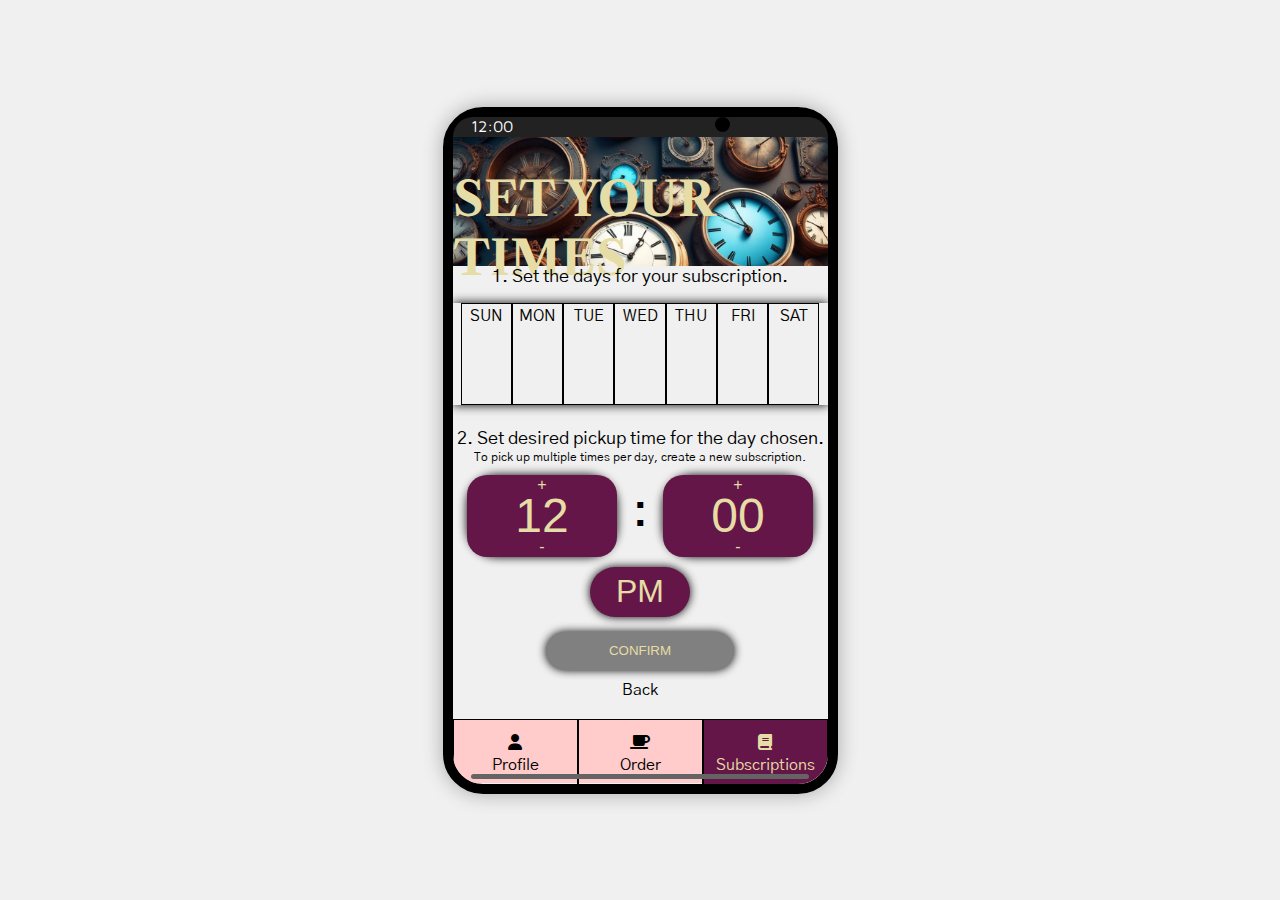
<file: index.html>
<!DOCTYPE html>
<html lang="en">
<head>
    <meta charset="UTF-8">
    <meta name="viewport" content="width=device-width, initial-scale=1.0">
    <title>SampleText Coffee | Set Time</title>
    <link rel="stylesheet" href="style.css">
    <link rel="preconnect" href="https://fonts.googleapis.com">
    <link rel="preconnect" href="https://fonts.gstatic.com" crossorigin>
    <link href="https://fonts.googleapis.com/css2?family=Gothic+A1&family=Libre+Caslon+Text&family=Maven+Pro&display=swap" rel="stylesheet">
    <link rel="stylesheet" href="https://cdnjs.cloudflare.com/ajax/libs/font-awesome/6.4.2/css/all.min.css">
</head>
<body>
    <div id="iphone-frame">
        <div id="top-bar">
            <div id="camera"></div>
            <div id="clock">12:00</div>
        </div>
        <div id="screen-content">
          <section style="background-image: url(assets/clocks.png); background-size: cover;">
            <h1>Set Your Times</h1>
          </section>
          <section id="date-picker">
            <p>
              1. Set the days for your subscription.
            </p>
            <div class="dowPicker">
              <div class="dowPickerOption" data-toggled = "false">
                <input type="checkbox" id="sun">
                <label for="sun">Sun</label>                
              </div>
              <div class="dowPickerOption" data-toggled = "false">
                <input type="checkbox" id="mon">
                <label for="mon">Mon</label>
              </div>
              <div class="dowPickerOption" data-toggled = "false">
                <input type="checkbox" id="tue">
                <label for="tue">Tue</label>
              </div>
              <div class="dowPickerOption" data-toggled = "false">
                <input type="checkbox" id="wed">
                <label for="wed">Wed</label>
              </div>
              <div class="dowPickerOption" data-toggled = "false">
                <input type="checkbox" id="thu">
                <label for="thu">Thu</label>
              </div>
              <div class="dowPickerOption" data-toggled = "false">
                <input type="checkbox" id="fri">
                <label for="fri">Fri</label>
              </div>
              <div class="dowPickerOption" data-toggled = "false">
                <input type="checkbox" id="sat">
                <label for="sat">Sat</label>
              </div>
            </div> 
          </section>
          <section id="time-picker">
            <p>
              2. Set desired pickup time for the day chosen.
            </p>
            <p>
              To pick up multiple times per day, create a new subscription.
            </p>
            <div id="hour-minute-picker">
              <div class="hour-setter">
                <button class="arrow-button arrow-button-up" onclick="incrementHour()">+</button>
                <input type="text" id="hour-input" class="hour-input" value="12" maxlength="2" readonly>
                <button class="arrow-button arrow-button-down" onclick="decrementHour()">-</button>
              </div>
              :
              <div class="minute-setter">
                <button class="arrow-button arrow-button-up" onclick="incrementMinute()">+</button>
                <input type="text" id="minute-input" class="time-input" value="00" maxlength="2" readonly>
                <button class="arrow-button arrow-button-down" onclick="decrementMinute()">-</button>              
              </div>
            </div>
            
            <div class="ampm-toggle">
              <button id="ampm-toggle" class="toggle-button" onclick="toggleAMPM()">PM</button>
            </div>
          </section>
          <section id="btns">
            <button id="confirm-btn" onclick="setTimes()" disabled>CONFIRM</button>
            <a href="">Back</a>
          </section>
          <section id="footer">
            
            <a href=""><i class="fa-solid fa-user"></i>Profile</a>
            <a href=""><i class="fa-solid fa-mug-saucer"></i>Order</a>
            <a href=""><i class="fa-solid fa-book"></i>Subscriptions</a>

          </section>
        </div>
        <div id="bottom-bar"></div>
    </div>
    <script src ="script.js"></script>
</body>
</html>
</file>
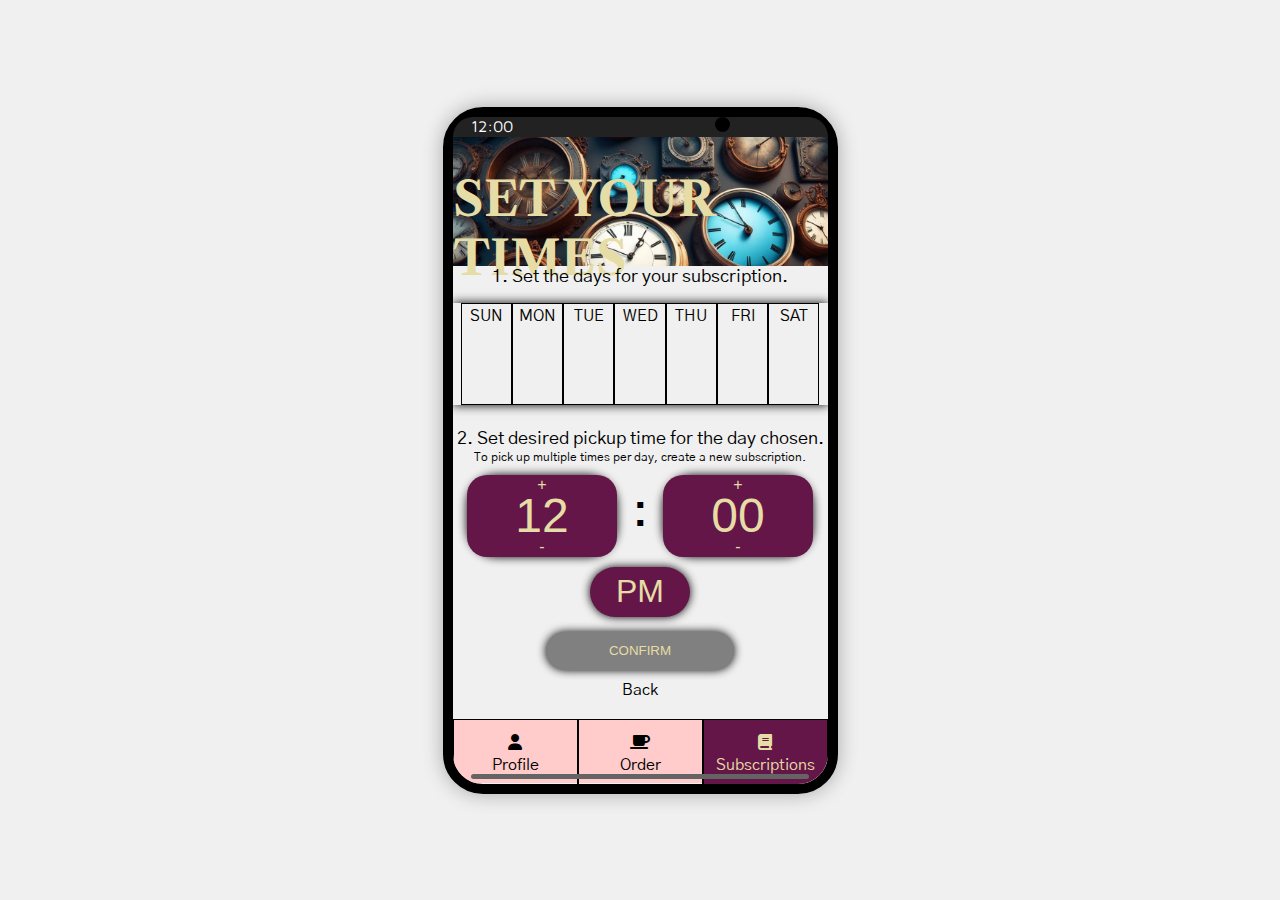
<file: widget.html>
<!DOCTYPE html>
<html lang="en">
<head>
    <meta charset="UTF-8">
    <meta name="viewport" content="width=device-width, initial-scale=1.0">
    <title>Set Time | iPhone</title>
    <link rel="stylesheet" href="style.css">
    <link rel="preconnect" href="https://fonts.googleapis.com">
    <link rel="preconnect" href="https://fonts.gstatic.com" crossorigin>
    <link href="https://fonts.googleapis.com/css2?family=Gothic+A1&family=Libre+Caslon+Text&family=Maven+Pro&display=swap" rel="stylesheet">
    <link rel="stylesheet" href="https://cdnjs.cloudflare.com/ajax/libs/font-awesome/6.4.2/css/all.min.css">
</head>
<body>
    <div id="iphone-frame">
        <div id="top-bar">
            <div id="camera"></div>
            <div id="clock">12:00</div>
        </div>
        <div id="screen-content">
          <section style="background-image: url(assets/clocks.png); background-size: cover;">
            <h1>Set Your Times</h1>
          </section>
          <section id="date-picker">
            <p>
              1. Set the days for your subscription.
            </p>
            <div class="dowPicker">
              <div class="dowPickerOption" data-toggled = "false">
                <input type="checkbox" id="sun">
                <label for="sun">Sun</label>                
              </div>
              <div class="dowPickerOption" data-toggled = "false">
                <input type="checkbox" id="mon">
                <label for="mon">Mon</label>
              </div>
              <div class="dowPickerOption" data-toggled = "false">
                <input type="checkbox" id="tue">
                <label for="tue">Tue</label>
              </div>
              <div class="dowPickerOption" data-toggled = "false">
                <input type="checkbox" id="wed">
                <label for="wed">Wed</label>
              </div>
              <div class="dowPickerOption" data-toggled = "false">
                <input type="checkbox" id="thu">
                <label for="thu">Thu</label>
              </div>
              <div class="dowPickerOption" data-toggled = "false">
                <input type="checkbox" id="fri">
                <label for="fri">Fri</label>
              </div>
              <div class="dowPickerOption" data-toggled = "false">
                <input type="checkbox" id="sat">
                <label for="sat">Sat</label>
              </div>
            </div> 
          </section>
          <section id="time-picker">
            <p>
              2. Set desired pickup time for the day chosen.
            </p>
            <p>
              To pick up multiple times per day, create a new subscription.
            </p>
            <div id="hour-minute-picker">
              <div class="hour-setter">
                <button class="arrow-button arrow-button-up" onclick="incrementHour()">+</button>
                <input type="text" id="hour-input" class="hour-input" value="12" maxlength="2" readonly>
                <button class="arrow-button arrow-button-down" onclick="decrementHour()">-</button>
              </div>
              :
              <div class="minute-setter">
                <button class="arrow-button arrow-button-up" onclick="incrementMinute()">+</button>
                <input type="text" id="minute-input" class="time-input" value="00" maxlength="2" readonly>
                <button class="arrow-button arrow-button-down" onclick="decrementMinute()">-</button>              
              </div>
            </div>
            
            <div class="ampm-toggle">
              <button id="ampm-toggle" class="toggle-button" onclick="toggleAMPM()">PM</button>
            </div>
          </section>
          <section id="btns">
            <button id="confirm-btn" onclick="setTimes()" disabled>CONFIRM</button>
            <a href="http://www.google.com">Back</a>
          </section>
          <section id="footer">
            
            <a href="http://www.thedrive.com"><i class="fa-solid fa-user"></i>Profile</a>
            <a href="http://www.theautopian.com"><i class="fa-solid fa-mug-saucer"></i>Order</a>
            <a href=""><i class="fa-solid fa-book"></i>Subscriptions</a>

          </section>
        </div>
        <div id="bottom-bar"></div>
    </div>
    <script src ="script.js"></script>
</body>
</html>
</file>
<file: style.css>
body {
    display: flex;
    justify-content: center;
    align-items: center;
    height: 100vh;
    margin: 0;
    background-color: #f0f0f0;
    box-sizing: border-box;
}

#iphone-frame {
    position: relative;
    width: 375px; /* Adjust the width as needed */
    height: 667px; /* Adjust the height as needed */
    border-radius: 40px;
    border: 10px black solid;
    box-shadow: 0 0 20px rgba(0, 0, 0, 0.3);
}

#top-bar {
    height: 20px;
    background-color: #222;
    border-radius: 30px 30px 0 0;
    position: absolute;
    top: 0;
    left: 0;
    right: 0;
    font-family: 'Maven Pro', sans-serif;
}

#camera {
    width: 15px;
    height: 15px;
    background-color: #000;
    border-radius: 50%;
    position: absolute;
    left: 70%;
}

#clock {
    color: #fff;
    position: absolute;
    left: 5%;
}

#bottom-bar {
    height: 5px;
    background-color: #646464;
    border-radius: 40px;
    position: absolute;
    bottom: 5px;
    width: 90%;
    left: 5%;
    right: 5%;
}

#screen-content {
    display: grid;
    grid-template-rows: 20% 25% 30% 15% 10%;
    grid-template-columns: 100%;
    position: absolute;
    top: 20px;
    left: 0px;
    right: 0px;
    bottom: 0px;
    border-radius: 0 0 30px 30px;
    overflow: hidden;
    font-family: 'Gothic A1', sans-serif;
}

#screen-content-2 {
    display: grid;
    grid-template-rows: 25% 5% 55% 10%;
    grid-template-columns: 100%;
    font-family: 'Gothic A1', sans-serif;
}

#screen-content p {
    margin: 0;
}

#screen-content section {
    width: 100%;
}

#screen-content section:nth-child(1)
{
    font-family: 'Libre Caslon Text', serif;
    color: #E6DCA5;
    text-transform: uppercase;
    font-size: 1.5rem;
}

#screen-content section:nth-child(2), #screen-content section:nth-child(3) {
    font-size: 1.1rem;
    text-align: center;
}

#screen-content section:nth-child(4){
    display: flex;
    flex-direction: column;
    align-items: center;
}

#screen-content section:nth-child(4) > a{
    height: 50%;
    text-decoration: none;
    color: black;
}



.dowPicker {
    width: 100%;
    padding: 0;
    text-align: center;
    display: flex;
    align-items: center;
    justify-content: center;
    -webkit-box-shadow: 0 0 10px #000;
    box-shadow: 0 0 10px #000;
    margin: 15px 0;
}
.dowPicker .dowPickerOption {
    width: calc((100% - 30px) / 7);
    border: 1px black solid;
    height: 100px;
}
.dowPicker .dowPickerOption input[type=checkbox] {
    display: none;
    height: 100%;
}
.dowPicker .dowPickerOption label {
    font-size: 20px;
    color: #000;
    cursor: pointer;
    text-transform: uppercase;
    text-align: center;
    display: block;
    width: 100%;
    height: 100%;
    font-size: 1rem;
    line-height: 25px;
}

.dowPicker .dowPickerOption label:active{
    background-color: #ffcccb;
}
.dowPicker .dowPickerOption:not([data-toggled="true"]) input[type=checkbox]:checked ~ label {
    /* color: #E6DCA5; */
    background-color: #ffcccb;
}

.dowPicker .dowPickerOption input[type=checkbox]~ label button{
    color: #000;
    background-color: #E6DCA5;
    cursor: pointer;
}

#time-picker p:nth-child(2){
    font-size: 0.75rem;
}

.dowPicker .dowPickerOption label button {
    border-radius: 100%;
    margin: 10px;
    color: #000;
    background-color: transparent;
}

#time-picker .hour-setter, .minute-setter{
    display: flex;
    flex-direction: column;
    -webkit-box-shadow: 0 0 10px #000;
    box-shadow: 0 0 10px #000;
    border-radius: 30px;
}

#time-picker #hour-minute-picker{
    display: flex;
    justify-content: space-evenly;
    align-items: center;
    flex-direction: row;
    border-radius: 50px;
    font-size: 3rem;
    margin: 10px 0;
}

#time-picker #hour-minute-picker > *{
    width: 40%;
}

#time-picker .arrow-button {
    height: 20px;
    font-size: 1rem;
    background-color: #641649;
    border: none;
    color: #E6DCA5;
}
#time-picker .arrow-button-up{
    border-radius: 30px 30px 0 0;
}

#time-picker .arrow-button-down{
    border-radius: 0 0 30px 30px;
}

#time-picker .arrow-button-up:active, #time-picker .arrow-button-down:active, #ampm-toggle:active{
    border: 5px #E6DCA5 solid;
}

#hour-input, #minute-input{
    text-align: center;
    height: 40px;
    font-size: 3rem;
    background-color: #641649;
    border: none;
    color: #E6DCA5;
}

#ampm-toggle{
    background-color: #641649;
    border: none;
    color: #E6DCA5;
    height: 50px;
    width: 100px;
    border-radius: 30px;
    font-size: 2rem;
    -webkit-box-shadow: 0 0 10px #000;
    box-shadow: 0 0 10px #000;
}

.fa-instagram {
    font-size: 40px; /* changes the size of the icon */
    color: teal;
    }

#footer{
    background-color: #ffcccb;
    display: flex;
    justify-content: space-evenly;
}

#footer > a{
    border: 1px solid black;
    height: 100%;
    width: 33%;
    display: flex;
    align-items: center;
    justify-content: center;
    flex-direction: column;
    text-decoration: none;
    color: black;
}

#footer > a > i {
    margin: 5px;
    color: black;
}

#footer > a:nth-child(3){
    background-color: #641649;
    color: #E6DCA5;
    pointer-events: none;
    
}

#footer > a:nth-child(3) > *{
    color: #E6DCA5;
}

.dowPickerOption[data-toggled="true"]{
    background-color: #641649 !important;
    color: #E6DCA5 !important;
}

.dowPickerOption[data-toggled="true"] > *{
    color: #E6DCA5 !important;
}

@keyframes fadeOut {
    70% { opacity: 1; }
    100% { opacity: 0;
    display: none;}
  }

#notif{
    position: absolute;
    background-color: gray;
    color: white;
    top: 45%;
    width: 80%;
    right: 10%;
    min-height: 50px;
    display: flex;
    justify-content: center;
    align-items: center;
    border-radius: 50px;
    font-family: 'Gothic A1', sans-serif;
    border: 2px white dashed;
    animation: fadeOut 5s ease-out forwards;
}

#confirm-btn{
    color: #E6DCA5;
    -webkit-box-shadow: 0 0 10px #000;
    box-shadow: 0 0 10px #000;
    cursor: pointer;
    background-color: #641649;
    border: none;
    border-radius: 30px;
    width: 50%;
    height: 50px;
}

#confirm-btn:disabled{
    background-color: gray;
    cursor: none;
}

#confirm-btn:not(:disabled):active{
    border: 5px solid #E6DCA5;
}

#btns{
    margin: 10px 0;
}

#btns > a{
    margin-top: 10px;
}
</file>
